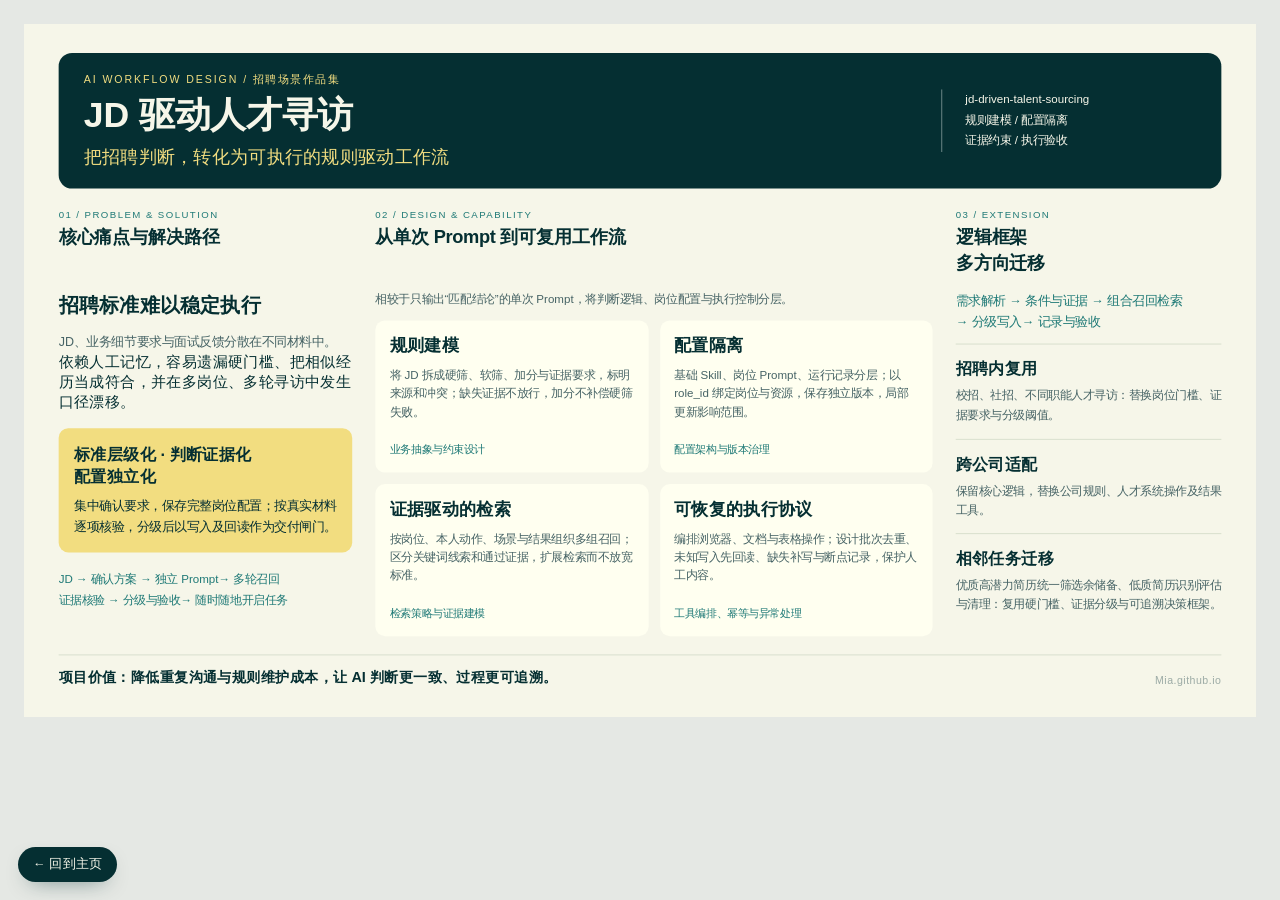
<file: jd-sourcing.html>
<!doctype html>
<html lang="zh-CN" style="--body: 13px; --heading: 19px; --title: 37px;"><head><meta charset="utf-8"><meta name="viewport" content="width=device-width,initial-scale=1"><title>JD 驱动人才寻访｜作品集</title>
<style>
/* 手动调整区：颜色、字号与画布尺寸集中在此 */
:root{--green:#052f32;--cream:#f6f6e9;--yellow:#f2dd80;--teal:#1e7976;--muted:#466365;--body:14px;--heading:20px;--title:38px}
*{box-sizing:border-box}body{margin:0;background:#e5e8e4;font-family:'Noto Sans SC','PingFang SC','Microsoft YaHei',sans-serif;color:var(--green)}
.toolbar{display:flex;gap:12px;align-items:center;justify-content:center;flex-wrap:wrap;padding:14px;font-size:13px;background:#fff;border-bottom:1px solid #ddd}.toolbar button{border:0;background:var(--green);color:var(--cream);border-radius:6px;padding:9px 16px;cursor:pointer}.toolbar label{display:flex;gap:8px;align-items:center}.toolbar small{color:var(--muted)}
.stage{padding:24px;overflow:auto}.slide{width:1280px;height:720px;background:var(--cream);padding:30px 36px;margin:auto;display:flex;flex-direction:column;gap:22px;overflow:hidden;position:relative}
.hero{background:var(--green);color:var(--cream);border-radius:14px;padding:20px 26px;display:flex;justify-content:space-between;align-items:center;min-height:126px}.kicker{font-size:11px;letter-spacing:2px;color:var(--yellow);margin:0 0 8px}.hero h1{font-size:var(--title);line-height:1.2;margin:0 0 8px;font-weight:700}.hero .tagline{font-size:19px;color:var(--yellow);margin:0}.hero .meta{width:265px;font-size:12px;line-height:1.8;border-left:1px solid #6f8989;padding-left:24px;margin-left:24px}
.columns{display:grid;grid-template-columns:305px 1fr 276px;gap:24px;flex:1;min-height:0}.section h2{font-size:var(--heading);line-height:1.4;margin:0 0 12px;letter-spacing:-.4px;min-height:56px}.section .eyebrow{font-size:10px;letter-spacing:1.5px;color:var(--teal);margin-bottom:5px}.section p{font-size:var(--body);line-height:1.65;margin:0;color:var(--muted)}.pain{font-size:21px!important;color:var(--green)!important;line-height:1.4!important;margin:0 0 13px!important;font-weight:650}.solution{margin-top:16px;background:var(--yellow);border-radius:10px;padding:16px}.solution h3{font-size:17px;margin:0 0 8px}.solution p{color:var(--green)}.steps{margin-top:18px;font-size:12px;line-height:1.8;color:var(--teal)}
.features{display:grid;grid-template-columns:1fr 1fr;gap:12px;margin-top:13px}.feature{background:#fffff0;border-radius:10px;padding:15px;min-height:158px;display:flex;flex-direction:column}.feature .ability{margin-top:auto;padding-top:10px}.feature h3{font-size:18px;line-height:1.3;margin:0 0 9px}.feature p{font-size:calc(var(--body) - 1px);line-height:1.6}.ability{color:var(--teal);font-size:11px;line-height:1.45;margin-top:10px}.subhead{font-size:12px!important;line-height:1.5!important}
.migrate{border-top:1px solid #d8dfcc;padding:14px 0}.migrate h3{font-size:17px;margin:0 0 7px}.migrate p{font-size:calc(var(--body) - 1px)}.principle{font-size:13px!important;color:var(--teal)!important;margin-bottom:12px!important}
.footer{font-size:15px;line-height:1.5;border-top:1px solid #d7decd;padding-top:12px;display:flex;justify-content:space-between;gap:15px}.footer strong{font-weight:650}.footer span{font-size:11px;color:var(--muted);white-space:nowrap;padding-top:4px}
.footer .watermark{font-size:11px;opacity:.5;letter-spacing:.5px;align-self:flex-end}
[contenteditable=true]:hover{outline:1px dashed #9ab5ac;outline-offset:3px}[contenteditable=true]:focus{outline:2px solid var(--teal);outline-offset:3px}.warning{color:#9b492c!important;display:none}
@media print{@page{size:338.67mm 190.5mm;margin:0}.toolbar{display:none}.stage{padding:0;overflow:visible}body{background:var(--cream)}.slide{margin:0;break-inside:avoid}*{-webkit-print-color-adjust:exact;print-color-adjust:exact}[contenteditable]{outline:none!important}}

/* —— 展示版：隐藏编辑工具条，便于公开访问 —— */
.toolbar{display:none!important}
.back-home{position:fixed;left:18px;bottom:18px;z-index:99;display:inline-flex;align-items:center;gap:6px;padding:9px 15px;border-radius:999px;background:var(--green);color:var(--cream);text-decoration:none;font-size:12.5px;letter-spacing:.02em;box-shadow:0 8px 22px -12px rgba(5,47,50,.8)}
.back-home:hover{background:var(--teal)}
.stage{transition:none}
@media print{.back-home{display:none}}
</style></head><body>
<a class="back-home" href="./">← 回到主页</a>
<div class="toolbar"><button id="toggle" type="button">开启文字编辑</button><label>整体字号 <input id="font" type="range" min="11" max="16" value="13" step=".5"><output id="fontValue">13px</output></label><button id="download" type="button">下载修改后的 HTML</button><button id="print" type="button">打印 / 导出 PDF</button><small>16:9 · 1280 × 720｜可编辑文字，样式可在 HTML 顶部调整</small><small class="warning" id="warning" style="display: none;">内容超出画布，请缩小字号或精简文字。</small></div>
<div class="stage"><main class="slide" id="slide">
<header class="hero"><div><p class="kicker" data-edit="">AI WORKFLOW DESIGN / 招聘场景作品集</p><h1 data-edit="">JD 驱动人才寻访</h1><p class="tagline" data-edit="">把招聘判断，转化为可执行的规则驱动工作流</p></div><div class="meta" data-edit="">jd-driven-talent-sourcing<br>规则建模 / 配置隔离<br>证据约束 / 执行验收</div></header>
<div class="columns">
<section class="section"><div class="eyebrow" data-edit="">01 / PROBLEM &amp; SOLUTION</div><h2 data-edit="">核心痛点与解决路径</h2><p class="pain" data-edit="">招聘标准难以稳定执行</p><p data-edit="">JD、业务细节要求与面试反馈分散在不同材料中。<div>依赖人工记忆，容易遗漏硬门槛、把相似经历当成符合，并在多岗位、多轮寻访中发生口径漂移。</div></p><div class="solution"><h3 data-edit="">标准层级化 · 判断证据化<br>配置独立化</h3><p data-edit="">集中确认要求，保存完整岗位配置；按真实材料逐项核验，分级后以写入及回读作为交付闸门。</p></div><div class="steps" data-edit="">JD → 确认方案 → 独立 Prompt→ 多轮召回<div>证据核验 → 分级与验收→ 随时随地开启任务</div></div></section>
<section class="section"><div class="eyebrow" data-edit="">02 / DESIGN &amp; CAPABILITY</div><h2 data-edit="">从单次 Prompt 到可复用工作流</h2><p class="subhead" data-edit="">相较于只输出“匹配结论”的单次 Prompt，将判断逻辑、岗位配置与执行控制分层。</p><div class="features">
<article class="feature"><h3 data-edit="">规则建模</h3><p data-edit="">将 JD 拆成硬筛、软筛、加分与证据要求，标明来源和冲突；缺失证据不放行，加分不补偿硬筛失败。</p><div class="ability" data-edit="">业务抽象与约束设计</div></article>
<article class="feature"><h3 data-edit="">配置隔离</h3><p data-edit="">基础 Skill、岗位 Prompt、运行记录分层；以 role_id 绑定岗位与资源，保存独立版本，局部更新影响范围。</p><div class="ability" data-edit="">配置架构与版本治理</div></article>
<article class="feature"><h3 data-edit="">证据驱动的检索</h3><p data-edit="">按岗位、本人动作、场景与结果组织多组召回；区分关键词线索和通过证据，扩展检索而不放宽标准。</p><div class="ability" data-edit="">检索策略与证据建模</div></article>
<article class="feature"><h3 data-edit="">可恢复的执行协议</h3><p data-edit="">编排浏览器、文档与表格操作；设计批次去重、未知写入先回读、缺失补写与断点记录，保护人工内容。</p><div class="ability" data-edit="">工具编排、幂等与异常处理</div></article>
</div></section>
<section class="section"><div class="eyebrow" data-edit="">03 / EXTENSION</div><h2 data-edit="">逻辑框架<br><div>多方向迁移</div></h2><p class="principle" data-edit="">需求解析 → 条件与证据 → 组合召回检索<br>→ 分级写入→ 记录与验收</p><div class="migrate"><h3 data-edit="">招聘内复用</h3><p data-edit="">校招、社招、不同职能人才寻访：替换岗位门槛、证据要求与分级阈值。</p></div><div class="migrate"><h3 data-edit="">跨公司适配</h3><p data-edit="">保留核心逻辑，替换公司规则、人才系统操作及结果工具。</p></div><div class="migrate"><h3 data-edit="">相邻任务迁移</h3><p data-edit="">优质高潜力简历统一筛选余储备、低质简历识别评估与清理：复用硬门槛、证据分级与可追溯决策框架。</p></div></section>
</div><footer class="footer"><strong data-edit="">项目价值：降低重复沟通与规则维护成本，让 AI 判断更一致、过程更可追溯。</strong><span data-edit="" class="watermark">Mia.github.io</span></footer>
</main></div>
<script>
(function(){
  var stage = document.querySelector('.stage'), slide = document.getElementById('slide');
  function fit(){
    var pad = 48, avail = stage.clientWidth - pad;
    var k = Math.min(1, Math.max(0.2, avail / 1280));
    // 手机屏：保持原始尺寸，横向滑动看，字不至于缩到看不清
    var fitToWidth = avail >= 700;
    if (!fitToWidth) k = 1;
    slide.style.transformOrigin = 'top left';
    slide.style.transform = k < 1 ? 'scale(' + k + ')' : '';
    stage.style.height = k < 1 ? Math.round(720 * k + pad) + 'px' : '';
    stage.style.overflow = k < 1 ? 'hidden' : 'auto';
  }
  window.addEventListener('resize', fit);
  window.addEventListener('load', fit);
  fit();
})();
</script>
</body></html>
</file>
